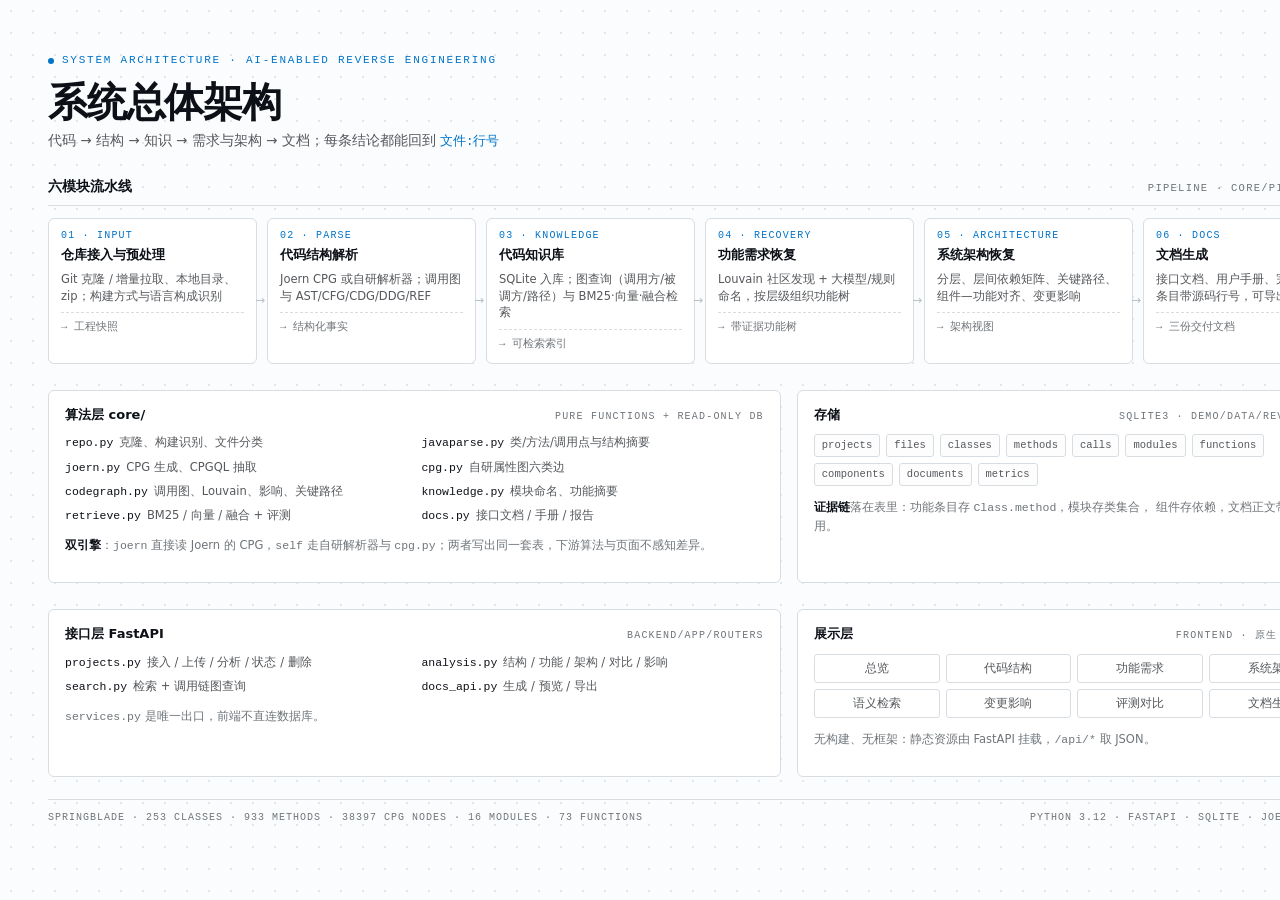
<file: demo/docs/arch-diagram.html>
<!DOCTYPE html>
<html lang="zh-CN">
<head>
<meta charset="utf-8">
<style>
  :root {
    --ink: #0d1117; --muted: #55585c; --faint: #6f757a;
    --line: #d8dde2; --soft: #f2f6fa; --primary: #0074c9; --cyan: #24a8d8;
    --mono: ui-monospace, "Cascadia Mono", Consolas, monospace;
  }
  * { box-sizing: border-box; }
  body {
    margin: 0; padding: 44px 48px 40px; width: 1400px; background: #fbfcfd;
    color: var(--ink); font: 400 14px/1.5 "Microsoft YaHei", "PingFang SC", system-ui, sans-serif;
    background-image: radial-gradient(#e2e7eb 1px, transparent 1px); background-size: 22px 22px;
  }
  .kicker { font: 500 11px/1 var(--mono); letter-spacing: .16em; text-transform: uppercase;
    color: var(--primary); display: flex; align-items: center; gap: 8px; }
  .kicker i { width: 6px; height: 6px; border-radius: 50%; background: var(--primary); display: inline-block; }
  h1 { margin: 14px 0 6px; font-size: 40px; line-height: 1.1; letter-spacing: -.03em; font-weight: 700; }
  .sub { margin: 0; color: var(--muted); font-size: 13.5px; }
  .sub code { font: 500 12.5px/1 var(--mono); color: var(--primary); }

  .band { margin-top: 26px; }
  .band-head { display: flex; align-items: baseline; justify-content: space-between;
    border-bottom: 1px solid var(--line); padding-bottom: 8px; margin-bottom: 12px; }
  .band-head b { font-size: 14px; font-weight: 650; }
  .band-head span { font: 500 10.5px/1 var(--mono); letter-spacing: .12em; text-transform: uppercase; color: var(--faint); }

  .flow { display: grid; grid-template-columns: repeat(6, 1fr); gap: 10px; }
  .mod { border: 1px solid var(--line); border-radius: 6px; background: #fff; padding: 12px 12px 11px;
    position: relative; }
  .mod em { display: block; font: 500 10px/1 var(--mono); letter-spacing: .12em; color: var(--primary);
    font-style: normal; margin-bottom: 6px; }
  .mod b { display: block; font-size: 13px; line-height: 1.3; }
  .mod p { margin: 7px 0 0; font-size: 11.5px; color: var(--muted); line-height: 1.45; }
  .mod ul { margin: 7px 0 0; padding-left: 14px; font-size: 11px; color: var(--faint); line-height: 1.5; }
  .mod .out { margin-top: 8px; padding-top: 7px; border-top: 1px dashed var(--line);
    font: 400 10.5px/1.4 var(--mono); color: var(--faint); }
  .arrow-right { position: absolute; right: -9px; top: 50%; color: #b9c0c6; font-size: 12px; }

  .cols { display: grid; grid-template-columns: 1.32fr 1fr; gap: 16px; }
  .card { border: 1px solid var(--line); border-radius: 6px; background: #fff; padding: 14px 16px 15px; }
  .card h3 { margin: 0 0 10px; font-size: 13px; font-weight: 650; display: flex; justify-content: space-between;
    align-items: baseline; }
  .card h3 span { font: 500 10px/1 var(--mono); letter-spacing: .12em; color: var(--faint); text-transform: uppercase; }
  .files { display: grid; grid-template-columns: repeat(2, 1fr); gap: 7px 14px; }
  .files div { font-size: 11.5px; color: var(--muted); }
  .files code { font: 500 11.5px/1 var(--mono); color: var(--ink); margin-right: 6px; }
  .tables { display: flex; flex-wrap: wrap; gap: 6px; }
  .tables span { font: 400 10.5px/1.6 var(--mono); border: 1px solid var(--line); border-radius: 3px;
    padding: 2px 7px; color: var(--muted); background: #fdfdfe; }
  .note { margin-top: 12px; font-size: 11.5px; color: var(--faint); line-height: 1.6; }
  .note b { color: var(--ink); font-weight: 600; }
  .views { display: grid; grid-template-columns: repeat(4, 1fr); gap: 6px; }
  .views span { border: 1px solid var(--line); border-radius: 3px; padding: 5px 6px; text-align: center;
    font-size: 11.5px; color: var(--muted); background: #fff; }
  .foot { display: flex; justify-content: space-between; margin-top: 22px; padding-top: 10px;
    border-top: 1px solid var(--line); font: 500 10px/1.6 var(--mono); letter-spacing: .1em;
    text-transform: uppercase; color: var(--faint); }
</style>
</head>
<body>
  <p class="kicker"><i></i>SYSTEM ARCHITECTURE · AI-ENABLED REVERSE ENGINEERING</p>
  <h1>系统总体架构</h1>
  <p class="sub">代码 → 结构 → 知识 → 需求与架构 → 文档；每条结论都能回到 <code>文件:行号</code></p>

  <section class="band">
    <div class="band-head"><b>六模块流水线</b><span>pipeline · core/pipeline.py</span></div>
    <div class="flow">
      <div class="mod"><em>01 · INPUT</em><b>仓库接入与预处理</b>
        <p>Git 克隆 / 增量拉取、本地目录、zip；构建方式与语言构成识别</p>
        <div class="out">→ 工程快照</div><span class="arrow-right">→</span></div>
      <div class="mod"><em>02 · PARSE</em><b>代码结构解析</b>
        <p>Joern CPG 或自研解析器；调用图与 AST/CFG/CDG/DDG/REF</p>
        <div class="out">→ 结构化事实</div><span class="arrow-right">→</span></div>
      <div class="mod"><em>03 · KNOWLEDGE</em><b>代码知识库</b>
        <p>SQLite 入库；图查询（调用方/被调方/路径）与 BM25·向量·融合检索</p>
        <div class="out">→ 可检索索引</div><span class="arrow-right">→</span></div>
      <div class="mod"><em>04 · RECOVERY</em><b>功能需求恢复</b>
        <p>Louvain 社区发现 + 大模型/规则命名，按层级组织功能树</p>
        <div class="out">→ 带证据功能树</div><span class="arrow-right">→</span></div>
      <div class="mod"><em>05 · ARCHITECTURE</em><b>系统架构恢复</b>
        <p>分层、层间依赖矩阵、关键路径、组件—功能对齐、变更影响</p>
        <div class="out">→ 架构视图</div><span class="arrow-right">→</span></div>
      <div class="mod"><em>06 · DOCS</em><b>文档生成</b>
        <p>接口文档、用户手册、完整报告；条目带源码行号，可导出</p>
        <div class="out">→ 三份交付文档</div></div>
    </div>
  </section>

  <section class="band cols">
    <div class="card">
      <h3>算法层 core/<span>pure functions + read-only db</span></h3>
      <div class="files">
        <div><code>repo.py</code>克隆、构建识别、文件分类</div>
        <div><code>javaparse.py</code>类/方法/调用点与结构摘要</div>
        <div><code>joern.py</code>CPG 生成、CPGQL 抽取</div>
        <div><code>cpg.py</code>自研属性图六类边</div>
        <div><code>codegraph.py</code>调用图、Louvain、影响、关键路径</div>
        <div><code>knowledge.py</code>模块命名、功能摘要</div>
        <div><code>retrieve.py</code>BM25 / 向量 / 融合 + 评测</div>
        <div><code>docs.py</code>接口文档 / 手册 / 报告</div>
      </div>
      <p class="note"><b>双引擎</b>：<code>joern</code> 直接读 Joern 的 CPG，<code>self</code> 走自研解析器与
        <code>cpg.py</code>；两者写出同一套表，下游算法与页面不感知差异。</p>
    </div>
    <div class="card">
      <h3>存储<span>sqlite3 · demo/data/reverse.db</span></h3>
      <div class="tables">
        <span>projects</span><span>files</span><span>classes</span><span>methods</span>
        <span>calls</span><span>modules</span><span>functions</span><span>components</span>
        <span>documents</span><span>metrics</span>
      </div>
      <p class="note"><b>证据链</b>落在表里：功能条目存 <code>Class.method</code>，模块存类集合，
        组件存依赖，文档正文带行号引用。</p>
    </div>
  </section>

  <section class="band cols">
    <div class="card">
      <h3>接口层 FastAPI<span>backend/app/routers</span></h3>
      <div class="files">
        <div><code>projects.py</code>接入 / 上传 / 分析 / 状态 / 删除</div>
        <div><code>analysis.py</code>结构 / 功能 / 架构 / 对比 / 影响</div>
        <div><code>search.py</code>检索 + 调用链图查询</div>
        <div><code>docs_api.py</code>生成 / 预览 / 导出</div>
      </div>
      <p class="note"><code>services.py</code> 是唯一出口，前端不直连数据库。</p>
    </div>
    <div class="card">
      <h3>展示层<span>frontend · 原生 HTML/JS</span></h3>
      <div class="views">
        <span>总览</span><span>代码结构</span><span>功能需求</span><span>系统架构</span>
        <span>语义检索</span><span>变更影响</span><span>评测对比</span><span>文档生成</span>
      </div>
      <p class="note">无构建、无框架：静态资源由 FastAPI 挂载，<code>/api/*</code> 取 JSON。</p>
    </div>
  </section>

  <div class="foot">
    <span>SPRINGBLADE · 253 CLASSES · 933 METHODS · 38397 CPG NODES · 16 MODULES · 73 FUNCTIONS</span>
    <span>PYTHON 3.12 · FASTAPI · SQLITE · JOERN 4.0.690</span>
  </div>
</body>
</html>
</file>
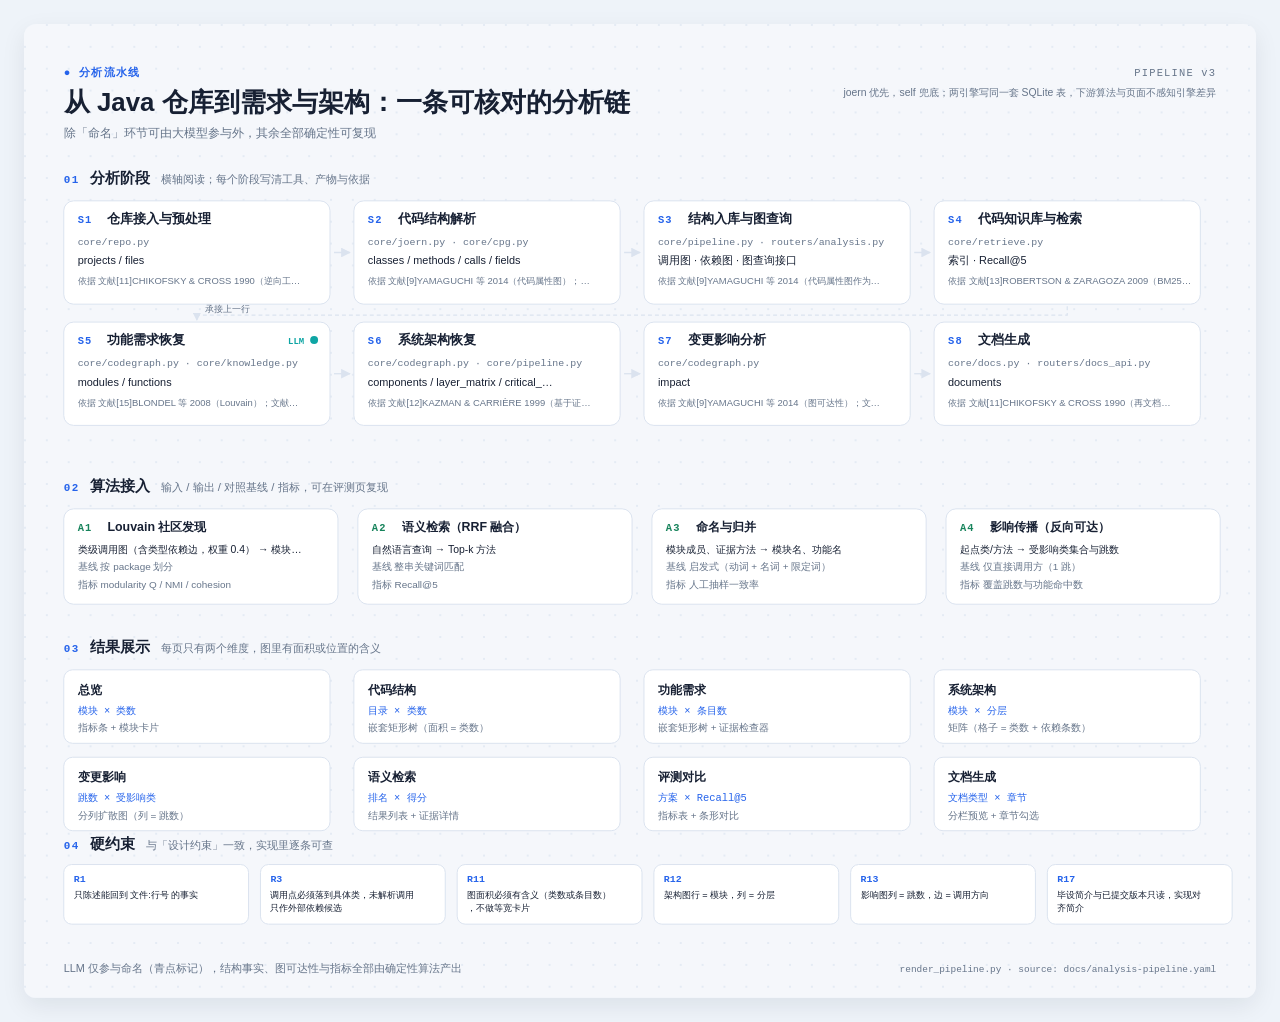
<file: demo/docs/pipeline-2d.html>
<!doctype html><html lang="zh-CN"><head><meta charset="utf-8">
<title>分析流水线 · 二维视图</title>
<style>html,body{margin:0;background:#eef3f9}main{max-width:1280px;margin:0 auto;padding:24px}
svg{width:100%;height:auto;display:block;border-radius:12px;box-shadow:0 8px 24px #0f172a14}</style>
</head><body><main><svg xmlns="http://www.w3.org/2000/svg" width="1240" height="980" viewBox="0 0 1240 980">
<defs><marker id="arrow" viewBox="0 0 10 10" refX="9" refY="5" markerWidth="7" markerHeight="7" orient="auto-start-reverse"><path d="M 0 0 L 10 5 L 0 10 z" fill="#dbe3ef"/></marker><pattern id="dot" width="22" height="22" patternUnits="userSpaceOnUse"><circle cx="1" cy="1" r="1" fill="#dfe7f2"/></pattern></defs>
<rect width="1240" height="980" fill="#f5f7fb"/>
<rect width="1240" height="980" fill="url(#dot)"/>
<text x="40" y="52" font-size="11" fill="#2563eb" font-weight="600" font-family="'JetBrains Mono', ui-monospace, Consolas, monospace" text-anchor="start" letter-spacing="1.2">● 分析流水线</text>
<text x="40" y="88" font-size="26" fill="#172033" font-weight="700" font-family="-apple-system, 'Segoe UI', 'PingFang SC', 'Microsoft YaHei', sans-serif" text-anchor="start">从 Java 仓库到需求与架构：一条可核对的分析链</text>
<text x="40" y="114" font-size="12" fill="#66758a" font-weight="400" font-family="-apple-system, 'Segoe UI', 'PingFang SC', 'Microsoft YaHei', sans-serif" text-anchor="start">除「命名」环节可由大模型参与外，其余全部确定性可复现</text>
<text x="1200" y="52" font-size="10.5" fill="#66758a" font-weight="500" font-family="'JetBrains Mono', ui-monospace, Consolas, monospace" text-anchor="end" letter-spacing="1.2">PIPELINE v3</text>
<text x="1200" y="72" font-size="10.5" fill="#66758a" font-weight="400" font-family="-apple-system, 'Segoe UI', 'PingFang SC', 'Microsoft YaHei', sans-serif" text-anchor="end">joern 优先，self 兜底；两引擎写同一套 SQLite 表，下游算法与页面不感知引擎差异</text>
<text x="40" y="160" font-size="11" fill="#2563eb" font-weight="600" font-family="'JetBrains Mono', ui-monospace, Consolas, monospace" text-anchor="start" letter-spacing="1.4">01</text>
<text x="66" y="160" font-size="15" fill="#172033" font-weight="650" font-family="-apple-system, 'Segoe UI', 'PingFang SC', 'Microsoft YaHei', sans-serif" text-anchor="start">分析阶段</text>
<text x="138" y="160" font-size="11.5" fill="#66758a" font-weight="400" font-family="-apple-system, 'Segoe UI', 'PingFang SC', 'Microsoft YaHei', sans-serif" text-anchor="start">横轴阅读；每个阶段写清工具、产物与依据</text>
<rect x="40" y="178" width="268" height="104" rx="10" fill="#ffffff" stroke="#dbe3ef" stroke-width="1"/>
<text x="54" y="200" font-size="10.5" fill="#2563eb" font-weight="600" font-family="'JetBrains Mono', ui-monospace, Consolas, monospace" text-anchor="start" letter-spacing="1.2">S1</text>
<text x="84" y="200" font-size="13.5" fill="#172033" font-weight="650" font-family="-apple-system, 'Segoe UI', 'PingFang SC', 'Microsoft YaHei', sans-serif" text-anchor="start">仓库接入与预处理</text>
<text x="54" y="222" font-size="10" fill="#66758a" font-weight="400" font-family="'JetBrains Mono', ui-monospace, Consolas, monospace" text-anchor="start">core/repo.py</text>
<text x="54" y="242" font-size="11" fill="#172033" font-weight="400" font-family="-apple-system, 'Segoe UI', 'PingFang SC', 'Microsoft YaHei', sans-serif" text-anchor="start">projects / files</text>
<text x="54" y="262" font-size="9.5" fill="#66758a" font-weight="400" font-family="-apple-system, 'Segoe UI', 'PingFang SC', 'Microsoft YaHei', sans-serif" text-anchor="start">依据 文献[11]CHIKOFSKY &amp; CROSS 1990（逆向工…</text>
<path d="M312,230.0 L328,230.0" stroke="#dbe3ef" stroke-width="1.4" marker-end="url(#arrow)" fill="none"/>
<rect x="332" y="178" width="268" height="104" rx="10" fill="#ffffff" stroke="#dbe3ef" stroke-width="1"/>
<text x="346" y="200" font-size="10.5" fill="#2563eb" font-weight="600" font-family="'JetBrains Mono', ui-monospace, Consolas, monospace" text-anchor="start" letter-spacing="1.2">S2</text>
<text x="376" y="200" font-size="13.5" fill="#172033" font-weight="650" font-family="-apple-system, 'Segoe UI', 'PingFang SC', 'Microsoft YaHei', sans-serif" text-anchor="start">代码结构解析</text>
<text x="346" y="222" font-size="10" fill="#66758a" font-weight="400" font-family="'JetBrains Mono', ui-monospace, Consolas, monospace" text-anchor="start">core/joern.py · core/cpg.py</text>
<text x="346" y="242" font-size="11" fill="#172033" font-weight="400" font-family="-apple-system, 'Segoe UI', 'PingFang SC', 'Microsoft YaHei', sans-serif" text-anchor="start">classes / methods / calls / fields</text>
<text x="346" y="262" font-size="9.5" fill="#66758a" font-weight="400" font-family="-apple-system, 'Segoe UI', 'PingFang SC', 'Microsoft YaHei', sans-serif" text-anchor="start">依据 文献[9]YAMAGUCHI 等 2014（代码属性图）；…</text>
<path d="M604,230.0 L620,230.0" stroke="#dbe3ef" stroke-width="1.4" marker-end="url(#arrow)" fill="none"/>
<rect x="624" y="178" width="268" height="104" rx="10" fill="#ffffff" stroke="#dbe3ef" stroke-width="1"/>
<text x="638" y="200" font-size="10.5" fill="#2563eb" font-weight="600" font-family="'JetBrains Mono', ui-monospace, Consolas, monospace" text-anchor="start" letter-spacing="1.2">S3</text>
<text x="668" y="200" font-size="13.5" fill="#172033" font-weight="650" font-family="-apple-system, 'Segoe UI', 'PingFang SC', 'Microsoft YaHei', sans-serif" text-anchor="start">结构入库与图查询</text>
<text x="638" y="222" font-size="10" fill="#66758a" font-weight="400" font-family="'JetBrains Mono', ui-monospace, Consolas, monospace" text-anchor="start">core/pipeline.py · routers/analysis.py</text>
<text x="638" y="242" font-size="11" fill="#172033" font-weight="400" font-family="-apple-system, 'Segoe UI', 'PingFang SC', 'Microsoft YaHei', sans-serif" text-anchor="start">调用图 · 依赖图 · 图查询接口</text>
<text x="638" y="262" font-size="9.5" fill="#66758a" font-weight="400" font-family="-apple-system, 'Segoe UI', 'PingFang SC', 'Microsoft YaHei', sans-serif" text-anchor="start">依据 文献[9]YAMAGUCHI 等 2014（代码属性图作为…</text>
<path d="M896,230.0 L912,230.0" stroke="#dbe3ef" stroke-width="1.4" marker-end="url(#arrow)" fill="none"/>
<rect x="916" y="178" width="268" height="104" rx="10" fill="#ffffff" stroke="#dbe3ef" stroke-width="1"/>
<text x="930" y="200" font-size="10.5" fill="#2563eb" font-weight="600" font-family="'JetBrains Mono', ui-monospace, Consolas, monospace" text-anchor="start" letter-spacing="1.2">S4</text>
<text x="960" y="200" font-size="13.5" fill="#172033" font-weight="650" font-family="-apple-system, 'Segoe UI', 'PingFang SC', 'Microsoft YaHei', sans-serif" text-anchor="start">代码知识库与检索</text>
<text x="930" y="222" font-size="10" fill="#66758a" font-weight="400" font-family="'JetBrains Mono', ui-monospace, Consolas, monospace" text-anchor="start">core/retrieve.py</text>
<text x="930" y="242" font-size="11" fill="#172033" font-weight="400" font-family="-apple-system, 'Segoe UI', 'PingFang SC', 'Microsoft YaHei', sans-serif" text-anchor="start">索引 · Recall@5</text>
<text x="930" y="262" font-size="9.5" fill="#66758a" font-weight="400" font-family="-apple-system, 'Segoe UI', 'PingFang SC', 'Microsoft YaHei', sans-serif" text-anchor="start">依据 文献[13]ROBERTSON &amp; ZARAGOZA 2009（BM25…</text>
<rect x="40" y="300" width="268" height="104" rx="10" fill="#ffffff" stroke="#dbe3ef" stroke-width="1"/>
<text x="54" y="322" font-size="10.5" fill="#2563eb" font-weight="600" font-family="'JetBrains Mono', ui-monospace, Consolas, monospace" text-anchor="start" letter-spacing="1.2">S5</text>
<text x="84" y="322" font-size="13.5" fill="#172033" font-weight="650" font-family="-apple-system, 'Segoe UI', 'PingFang SC', 'Microsoft YaHei', sans-serif" text-anchor="start">功能需求恢复</text>
<circle cx="292" cy="318" r="4" fill="#0ea5a4"/>
<text x="282" y="322" font-size="9" fill="#0ea5a4" font-weight="600" font-family="'JetBrains Mono', ui-monospace, Consolas, monospace" text-anchor="end">LLM</text>
<text x="54" y="344" font-size="10" fill="#66758a" font-weight="400" font-family="'JetBrains Mono', ui-monospace, Consolas, monospace" text-anchor="start">core/codegraph.py · core/knowledge.py</text>
<text x="54" y="364" font-size="11" fill="#172033" font-weight="400" font-family="-apple-system, 'Segoe UI', 'PingFang SC', 'Microsoft YaHei', sans-serif" text-anchor="start">modules / functions</text>
<text x="54" y="384" font-size="9.5" fill="#66758a" font-weight="400" font-family="-apple-system, 'Segoe UI', 'PingFang SC', 'Microsoft YaHei', sans-serif" text-anchor="start">依据 文献[15]BLONDEL 等 2008（Louvain）；文献…</text>
<path d="M312,352.0 L328,352.0" stroke="#dbe3ef" stroke-width="1.4" marker-end="url(#arrow)" fill="none"/>
<rect x="332" y="300" width="268" height="104" rx="10" fill="#ffffff" stroke="#dbe3ef" stroke-width="1"/>
<text x="346" y="322" font-size="10.5" fill="#2563eb" font-weight="600" font-family="'JetBrains Mono', ui-monospace, Consolas, monospace" text-anchor="start" letter-spacing="1.2">S6</text>
<text x="376" y="322" font-size="13.5" fill="#172033" font-weight="650" font-family="-apple-system, 'Segoe UI', 'PingFang SC', 'Microsoft YaHei', sans-serif" text-anchor="start">系统架构恢复</text>
<text x="346" y="344" font-size="10" fill="#66758a" font-weight="400" font-family="'JetBrains Mono', ui-monospace, Consolas, monospace" text-anchor="start">core/codegraph.py · core/pipeline.py</text>
<text x="346" y="364" font-size="11" fill="#172033" font-weight="400" font-family="-apple-system, 'Segoe UI', 'PingFang SC', 'Microsoft YaHei', sans-serif" text-anchor="start">components / layer_matrix / critical_…</text>
<text x="346" y="384" font-size="9.5" fill="#66758a" font-weight="400" font-family="-apple-system, 'Segoe UI', 'PingFang SC', 'Microsoft YaHei', sans-serif" text-anchor="start">依据 文献[12]KAZMAN &amp; CARRIÈRE 1999（基于证…</text>
<path d="M604,352.0 L620,352.0" stroke="#dbe3ef" stroke-width="1.4" marker-end="url(#arrow)" fill="none"/>
<rect x="624" y="300" width="268" height="104" rx="10" fill="#ffffff" stroke="#dbe3ef" stroke-width="1"/>
<text x="638" y="322" font-size="10.5" fill="#2563eb" font-weight="600" font-family="'JetBrains Mono', ui-monospace, Consolas, monospace" text-anchor="start" letter-spacing="1.2">S7</text>
<text x="668" y="322" font-size="13.5" fill="#172033" font-weight="650" font-family="-apple-system, 'Segoe UI', 'PingFang SC', 'Microsoft YaHei', sans-serif" text-anchor="start">变更影响分析</text>
<text x="638" y="344" font-size="10" fill="#66758a" font-weight="400" font-family="'JetBrains Mono', ui-monospace, Consolas, monospace" text-anchor="start">core/codegraph.py</text>
<text x="638" y="364" font-size="11" fill="#172033" font-weight="400" font-family="-apple-system, 'Segoe UI', 'PingFang SC', 'Microsoft YaHei', sans-serif" text-anchor="start">impact</text>
<text x="638" y="384" font-size="9.5" fill="#66758a" font-weight="400" font-family="-apple-system, 'Segoe UI', 'PingFang SC', 'Microsoft YaHei', sans-serif" text-anchor="start">依据 文献[9]YAMAGUCHI 等 2014（图可达性）；文…</text>
<path d="M896,352.0 L912,352.0" stroke="#dbe3ef" stroke-width="1.4" marker-end="url(#arrow)" fill="none"/>
<rect x="916" y="300" width="268" height="104" rx="10" fill="#ffffff" stroke="#dbe3ef" stroke-width="1"/>
<text x="930" y="322" font-size="10.5" fill="#2563eb" font-weight="600" font-family="'JetBrains Mono', ui-monospace, Consolas, monospace" text-anchor="start" letter-spacing="1.2">S8</text>
<text x="960" y="322" font-size="13.5" fill="#172033" font-weight="650" font-family="-apple-system, 'Segoe UI', 'PingFang SC', 'Microsoft YaHei', sans-serif" text-anchor="start">文档生成</text>
<text x="930" y="344" font-size="10" fill="#66758a" font-weight="400" font-family="'JetBrains Mono', ui-monospace, Consolas, monospace" text-anchor="start">core/docs.py · routers/docs_api.py</text>
<text x="930" y="364" font-size="11" fill="#172033" font-weight="400" font-family="-apple-system, 'Segoe UI', 'PingFang SC', 'Microsoft YaHei', sans-serif" text-anchor="start">documents</text>
<text x="930" y="384" font-size="9.5" fill="#66758a" font-weight="400" font-family="-apple-system, 'Segoe UI', 'PingFang SC', 'Microsoft YaHei', sans-serif" text-anchor="start">依据 文献[11]CHIKOFSKY &amp; CROSS 1990（再文档…</text>
<path d="M1050.0,284 L1050.0,293 L174.0,293 L174.0,298" stroke="#dbe3ef" stroke-width="1.2" stroke-dasharray="4 3" fill="none" marker-end="url(#arrow)"/>
<text x="182.0" y="290" font-size="9" fill="#66758a" font-weight="400" font-family="'JetBrains Mono', ui-monospace, Consolas, monospace" text-anchor="start">承接上一行</text>
<text x="40" y="470" font-size="11" fill="#2563eb" font-weight="600" font-family="'JetBrains Mono', ui-monospace, Consolas, monospace" text-anchor="start" letter-spacing="1.4">02</text>
<text x="66" y="470" font-size="15" fill="#172033" font-weight="650" font-family="-apple-system, 'Segoe UI', 'PingFang SC', 'Microsoft YaHei', sans-serif" text-anchor="start">算法接入</text>
<text x="138" y="470" font-size="11.5" fill="#66758a" font-weight="400" font-family="-apple-system, 'Segoe UI', 'PingFang SC', 'Microsoft YaHei', sans-serif" text-anchor="start">输入 / 输出 / 对照基线 / 指标，可在评测页复现</text>
<rect x="40" y="488" width="276" height="96" rx="10" fill="#ffffff" stroke="#dbe3ef" stroke-width="1"/>
<text x="54" y="510" font-size="10.5" fill="#16835b" font-weight="600" font-family="'JetBrains Mono', ui-monospace, Consolas, monospace" text-anchor="start" letter-spacing="1.2">A1</text>
<text x="84" y="510" font-size="12.5" fill="#172033" font-weight="650" font-family="-apple-system, 'Segoe UI', 'PingFang SC', 'Microsoft YaHei', sans-serif" text-anchor="start">Louvain 社区发现</text>
<text x="54" y="532" font-size="10.5" fill="#172033" font-weight="400" font-family="-apple-system, 'Segoe UI', 'PingFang SC', 'Microsoft YaHei', sans-serif" text-anchor="start">类级调用图（含类型依赖边，权重 0.4） → 模块…</text>
<text x="54" y="550" font-size="10" fill="#66758a" font-weight="400" font-family="-apple-system, 'Segoe UI', 'PingFang SC', 'Microsoft YaHei', sans-serif" text-anchor="start">基线 按 package 划分</text>
<text x="54" y="568" font-size="10" fill="#66758a" font-weight="400" font-family="-apple-system, 'Segoe UI', 'PingFang SC', 'Microsoft YaHei', sans-serif" text-anchor="start">指标 modularity Q / NMI / cohesion</text>
<rect x="336" y="488" width="276" height="96" rx="10" fill="#ffffff" stroke="#dbe3ef" stroke-width="1"/>
<text x="350" y="510" font-size="10.5" fill="#16835b" font-weight="600" font-family="'JetBrains Mono', ui-monospace, Consolas, monospace" text-anchor="start" letter-spacing="1.2">A2</text>
<text x="380" y="510" font-size="12.5" fill="#172033" font-weight="650" font-family="-apple-system, 'Segoe UI', 'PingFang SC', 'Microsoft YaHei', sans-serif" text-anchor="start">语义检索（RRF 融合）</text>
<text x="350" y="532" font-size="10.5" fill="#172033" font-weight="400" font-family="-apple-system, 'Segoe UI', 'PingFang SC', 'Microsoft YaHei', sans-serif" text-anchor="start">自然语言查询 → Top-k 方法</text>
<text x="350" y="550" font-size="10" fill="#66758a" font-weight="400" font-family="-apple-system, 'Segoe UI', 'PingFang SC', 'Microsoft YaHei', sans-serif" text-anchor="start">基线 整串关键词匹配</text>
<text x="350" y="568" font-size="10" fill="#66758a" font-weight="400" font-family="-apple-system, 'Segoe UI', 'PingFang SC', 'Microsoft YaHei', sans-serif" text-anchor="start">指标 Recall@5</text>
<rect x="632" y="488" width="276" height="96" rx="10" fill="#ffffff" stroke="#dbe3ef" stroke-width="1"/>
<text x="646" y="510" font-size="10.5" fill="#16835b" font-weight="600" font-family="'JetBrains Mono', ui-monospace, Consolas, monospace" text-anchor="start" letter-spacing="1.2">A3</text>
<text x="676" y="510" font-size="12.5" fill="#172033" font-weight="650" font-family="-apple-system, 'Segoe UI', 'PingFang SC', 'Microsoft YaHei', sans-serif" text-anchor="start">命名与归并</text>
<text x="646" y="532" font-size="10.5" fill="#172033" font-weight="400" font-family="-apple-system, 'Segoe UI', 'PingFang SC', 'Microsoft YaHei', sans-serif" text-anchor="start">模块成员、证据方法 → 模块名、功能名</text>
<text x="646" y="550" font-size="10" fill="#66758a" font-weight="400" font-family="-apple-system, 'Segoe UI', 'PingFang SC', 'Microsoft YaHei', sans-serif" text-anchor="start">基线 启发式（动词 + 名词 + 限定词）</text>
<text x="646" y="568" font-size="10" fill="#66758a" font-weight="400" font-family="-apple-system, 'Segoe UI', 'PingFang SC', 'Microsoft YaHei', sans-serif" text-anchor="start">指标 人工抽样一致率</text>
<rect x="928" y="488" width="276" height="96" rx="10" fill="#ffffff" stroke="#dbe3ef" stroke-width="1"/>
<text x="942" y="510" font-size="10.5" fill="#16835b" font-weight="600" font-family="'JetBrains Mono', ui-monospace, Consolas, monospace" text-anchor="start" letter-spacing="1.2">A4</text>
<text x="972" y="510" font-size="12.5" fill="#172033" font-weight="650" font-family="-apple-system, 'Segoe UI', 'PingFang SC', 'Microsoft YaHei', sans-serif" text-anchor="start">影响传播（反向可达）</text>
<text x="942" y="532" font-size="10.5" fill="#172033" font-weight="400" font-family="-apple-system, 'Segoe UI', 'PingFang SC', 'Microsoft YaHei', sans-serif" text-anchor="start">起点类/方法 → 受影响类集合与跳数</text>
<text x="942" y="550" font-size="10" fill="#66758a" font-weight="400" font-family="-apple-system, 'Segoe UI', 'PingFang SC', 'Microsoft YaHei', sans-serif" text-anchor="start">基线 仅直接调用方（1 跳）</text>
<text x="942" y="568" font-size="10" fill="#66758a" font-weight="400" font-family="-apple-system, 'Segoe UI', 'PingFang SC', 'Microsoft YaHei', sans-serif" text-anchor="start">指标 覆盖跳数与功能命中数</text>
<text x="40" y="632" font-size="11" fill="#2563eb" font-weight="600" font-family="'JetBrains Mono', ui-monospace, Consolas, monospace" text-anchor="start" letter-spacing="1.4">03</text>
<text x="66" y="632" font-size="15" fill="#172033" font-weight="650" font-family="-apple-system, 'Segoe UI', 'PingFang SC', 'Microsoft YaHei', sans-serif" text-anchor="start">结果展示</text>
<text x="138" y="632" font-size="11.5" fill="#66758a" font-weight="400" font-family="-apple-system, 'Segoe UI', 'PingFang SC', 'Microsoft YaHei', sans-serif" text-anchor="start">每页只有两个维度，图里有面积或位置的含义</text>
<rect x="40" y="650" width="268" height="74" rx="9" fill="#ffffff" stroke="#dbe3ef" stroke-width="1"/>
<text x="54" y="674" font-size="12.5" fill="#172033" font-weight="650" font-family="-apple-system, 'Segoe UI', 'PingFang SC', 'Microsoft YaHei', sans-serif" text-anchor="start">总览</text>
<text x="54" y="694" font-size="10.5" fill="#2563eb" font-weight="500" font-family="'JetBrains Mono', ui-monospace, Consolas, monospace" text-anchor="start">模块 × 类数</text>
<text x="54" y="712" font-size="10" fill="#66758a" font-weight="400" font-family="-apple-system, 'Segoe UI', 'PingFang SC', 'Microsoft YaHei', sans-serif" text-anchor="start">指标条 + 模块卡片</text>
<rect x="332" y="650" width="268" height="74" rx="9" fill="#ffffff" stroke="#dbe3ef" stroke-width="1"/>
<text x="346" y="674" font-size="12.5" fill="#172033" font-weight="650" font-family="-apple-system, 'Segoe UI', 'PingFang SC', 'Microsoft YaHei', sans-serif" text-anchor="start">代码结构</text>
<text x="346" y="694" font-size="10.5" fill="#2563eb" font-weight="500" font-family="'JetBrains Mono', ui-monospace, Consolas, monospace" text-anchor="start">目录 × 类数</text>
<text x="346" y="712" font-size="10" fill="#66758a" font-weight="400" font-family="-apple-system, 'Segoe UI', 'PingFang SC', 'Microsoft YaHei', sans-serif" text-anchor="start">嵌套矩形树（面积 = 类数）</text>
<rect x="624" y="650" width="268" height="74" rx="9" fill="#ffffff" stroke="#dbe3ef" stroke-width="1"/>
<text x="638" y="674" font-size="12.5" fill="#172033" font-weight="650" font-family="-apple-system, 'Segoe UI', 'PingFang SC', 'Microsoft YaHei', sans-serif" text-anchor="start">功能需求</text>
<text x="638" y="694" font-size="10.5" fill="#2563eb" font-weight="500" font-family="'JetBrains Mono', ui-monospace, Consolas, monospace" text-anchor="start">模块 × 条目数</text>
<text x="638" y="712" font-size="10" fill="#66758a" font-weight="400" font-family="-apple-system, 'Segoe UI', 'PingFang SC', 'Microsoft YaHei', sans-serif" text-anchor="start">嵌套矩形树 + 证据检查器</text>
<rect x="916" y="650" width="268" height="74" rx="9" fill="#ffffff" stroke="#dbe3ef" stroke-width="1"/>
<text x="930" y="674" font-size="12.5" fill="#172033" font-weight="650" font-family="-apple-system, 'Segoe UI', 'PingFang SC', 'Microsoft YaHei', sans-serif" text-anchor="start">系统架构</text>
<text x="930" y="694" font-size="10.5" fill="#2563eb" font-weight="500" font-family="'JetBrains Mono', ui-monospace, Consolas, monospace" text-anchor="start">模块 × 分层</text>
<text x="930" y="712" font-size="10" fill="#66758a" font-weight="400" font-family="-apple-system, 'Segoe UI', 'PingFang SC', 'Microsoft YaHei', sans-serif" text-anchor="start">矩阵（格子 = 类数 + 依赖条数）</text>
<rect x="40" y="738" width="268" height="74" rx="9" fill="#ffffff" stroke="#dbe3ef" stroke-width="1"/>
<text x="54" y="762" font-size="12.5" fill="#172033" font-weight="650" font-family="-apple-system, 'Segoe UI', 'PingFang SC', 'Microsoft YaHei', sans-serif" text-anchor="start">变更影响</text>
<text x="54" y="782" font-size="10.5" fill="#2563eb" font-weight="500" font-family="'JetBrains Mono', ui-monospace, Consolas, monospace" text-anchor="start">跳数 × 受影响类</text>
<text x="54" y="800" font-size="10" fill="#66758a" font-weight="400" font-family="-apple-system, 'Segoe UI', 'PingFang SC', 'Microsoft YaHei', sans-serif" text-anchor="start">分列扩散图（列 = 跳数）</text>
<rect x="332" y="738" width="268" height="74" rx="9" fill="#ffffff" stroke="#dbe3ef" stroke-width="1"/>
<text x="346" y="762" font-size="12.5" fill="#172033" font-weight="650" font-family="-apple-system, 'Segoe UI', 'PingFang SC', 'Microsoft YaHei', sans-serif" text-anchor="start">语义检索</text>
<text x="346" y="782" font-size="10.5" fill="#2563eb" font-weight="500" font-family="'JetBrains Mono', ui-monospace, Consolas, monospace" text-anchor="start">排名 × 得分</text>
<text x="346" y="800" font-size="10" fill="#66758a" font-weight="400" font-family="-apple-system, 'Segoe UI', 'PingFang SC', 'Microsoft YaHei', sans-serif" text-anchor="start">结果列表 + 证据详情</text>
<rect x="624" y="738" width="268" height="74" rx="9" fill="#ffffff" stroke="#dbe3ef" stroke-width="1"/>
<text x="638" y="762" font-size="12.5" fill="#172033" font-weight="650" font-family="-apple-system, 'Segoe UI', 'PingFang SC', 'Microsoft YaHei', sans-serif" text-anchor="start">评测对比</text>
<text x="638" y="782" font-size="10.5" fill="#2563eb" font-weight="500" font-family="'JetBrains Mono', ui-monospace, Consolas, monospace" text-anchor="start">方案 × Recall@5</text>
<text x="638" y="800" font-size="10" fill="#66758a" font-weight="400" font-family="-apple-system, 'Segoe UI', 'PingFang SC', 'Microsoft YaHei', sans-serif" text-anchor="start">指标表 + 条形对比</text>
<rect x="916" y="738" width="268" height="74" rx="9" fill="#ffffff" stroke="#dbe3ef" stroke-width="1"/>
<text x="930" y="762" font-size="12.5" fill="#172033" font-weight="650" font-family="-apple-system, 'Segoe UI', 'PingFang SC', 'Microsoft YaHei', sans-serif" text-anchor="start">文档生成</text>
<text x="930" y="782" font-size="10.5" fill="#2563eb" font-weight="500" font-family="'JetBrains Mono', ui-monospace, Consolas, monospace" text-anchor="start">文档类型 × 章节</text>
<text x="930" y="800" font-size="10" fill="#66758a" font-weight="400" font-family="-apple-system, 'Segoe UI', 'PingFang SC', 'Microsoft YaHei', sans-serif" text-anchor="start">分栏预览 + 章节勾选</text>
<text x="40" y="830" font-size="11" fill="#2563eb" font-weight="600" font-family="'JetBrains Mono', ui-monospace, Consolas, monospace" text-anchor="start" letter-spacing="1.4">04</text>
<text x="66" y="830" font-size="15" fill="#172033" font-weight="650" font-family="-apple-system, 'Segoe UI', 'PingFang SC', 'Microsoft YaHei', sans-serif" text-anchor="start">硬约束</text>
<text x="123" y="830" font-size="11.5" fill="#66758a" font-weight="400" font-family="-apple-system, 'Segoe UI', 'PingFang SC', 'Microsoft YaHei', sans-serif" text-anchor="start">与「设计约束」一致，实现里逐条可查</text>
<rect x="40" y="846" width="186" height="60" rx="8" fill="#ffffff" stroke="#dbe3ef" stroke-width="1"/>
<text x="50" y="864" font-size="10" fill="#2563eb" font-weight="600" font-family="'JetBrains Mono', ui-monospace, Consolas, monospace" text-anchor="start">R1</text>
<text x="50" y="880" font-size="9.2" fill="#172033" font-weight="400" font-family="-apple-system, 'Segoe UI', 'PingFang SC', 'Microsoft YaHei', sans-serif" text-anchor="start">只陈述能回到 文件:行号 的事实</text>
<rect x="238" y="846" width="186" height="60" rx="8" fill="#ffffff" stroke="#dbe3ef" stroke-width="1"/>
<text x="248" y="864" font-size="10" fill="#2563eb" font-weight="600" font-family="'JetBrains Mono', ui-monospace, Consolas, monospace" text-anchor="start">R3</text>
<text x="248" y="880" font-size="9.2" fill="#172033" font-weight="400" font-family="-apple-system, 'Segoe UI', 'PingFang SC', 'Microsoft YaHei', sans-serif" text-anchor="start">调用点必须落到具体类，未解析调用</text>
<text x="248" y="893" font-size="9.2" fill="#172033" font-weight="400" font-family="-apple-system, 'Segoe UI', 'PingFang SC', 'Microsoft YaHei', sans-serif" text-anchor="start">只作外部依赖候选</text>
<rect x="436" y="846" width="186" height="60" rx="8" fill="#ffffff" stroke="#dbe3ef" stroke-width="1"/>
<text x="446" y="864" font-size="10" fill="#2563eb" font-weight="600" font-family="'JetBrains Mono', ui-monospace, Consolas, monospace" text-anchor="start">R11</text>
<text x="446" y="880" font-size="9.2" fill="#172033" font-weight="400" font-family="-apple-system, 'Segoe UI', 'PingFang SC', 'Microsoft YaHei', sans-serif" text-anchor="start">图面积必须有含义（类数或条目数）</text>
<text x="446" y="893" font-size="9.2" fill="#172033" font-weight="400" font-family="-apple-system, 'Segoe UI', 'PingFang SC', 'Microsoft YaHei', sans-serif" text-anchor="start">，不做等宽卡片</text>
<rect x="634" y="846" width="186" height="60" rx="8" fill="#ffffff" stroke="#dbe3ef" stroke-width="1"/>
<text x="644" y="864" font-size="10" fill="#2563eb" font-weight="600" font-family="'JetBrains Mono', ui-monospace, Consolas, monospace" text-anchor="start">R12</text>
<text x="644" y="880" font-size="9.2" fill="#172033" font-weight="400" font-family="-apple-system, 'Segoe UI', 'PingFang SC', 'Microsoft YaHei', sans-serif" text-anchor="start">架构图行 = 模块，列 = 分层</text>
<rect x="832" y="846" width="186" height="60" rx="8" fill="#ffffff" stroke="#dbe3ef" stroke-width="1"/>
<text x="842" y="864" font-size="10" fill="#2563eb" font-weight="600" font-family="'JetBrains Mono', ui-monospace, Consolas, monospace" text-anchor="start">R13</text>
<text x="842" y="880" font-size="9.2" fill="#172033" font-weight="400" font-family="-apple-system, 'Segoe UI', 'PingFang SC', 'Microsoft YaHei', sans-serif" text-anchor="start">影响图列 = 跳数，边 = 调用方向</text>
<rect x="1030" y="846" width="186" height="60" rx="8" fill="#ffffff" stroke="#dbe3ef" stroke-width="1"/>
<text x="1040" y="864" font-size="10" fill="#2563eb" font-weight="600" font-family="'JetBrains Mono', ui-monospace, Consolas, monospace" text-anchor="start">R17</text>
<text x="1040" y="880" font-size="9.2" fill="#172033" font-weight="400" font-family="-apple-system, 'Segoe UI', 'PingFang SC', 'Microsoft YaHei', sans-serif" text-anchor="start">毕设简介与已提交版本只读，实现对</text>
<text x="1040" y="893" font-size="9.2" fill="#172033" font-weight="400" font-family="-apple-system, 'Segoe UI', 'PingFang SC', 'Microsoft YaHei', sans-serif" text-anchor="start">齐简介</text>
<text x="40" y="954" font-size="11" fill="#66758a" font-weight="400" font-family="-apple-system, 'Segoe UI', 'PingFang SC', 'Microsoft YaHei', sans-serif" text-anchor="start">LLM 仅参与命名（青点标记），结构事实、图可达性与指标全部由确定性算法产出</text>
<text x="1200" y="954" font-size="9.5" fill="#66758a" font-weight="400" font-family="'JetBrains Mono', ui-monospace, Consolas, monospace" text-anchor="end">render_pipeline.py · source: docs/analysis-pipeline.yaml</text>
</svg></main></body></html>
</file>
